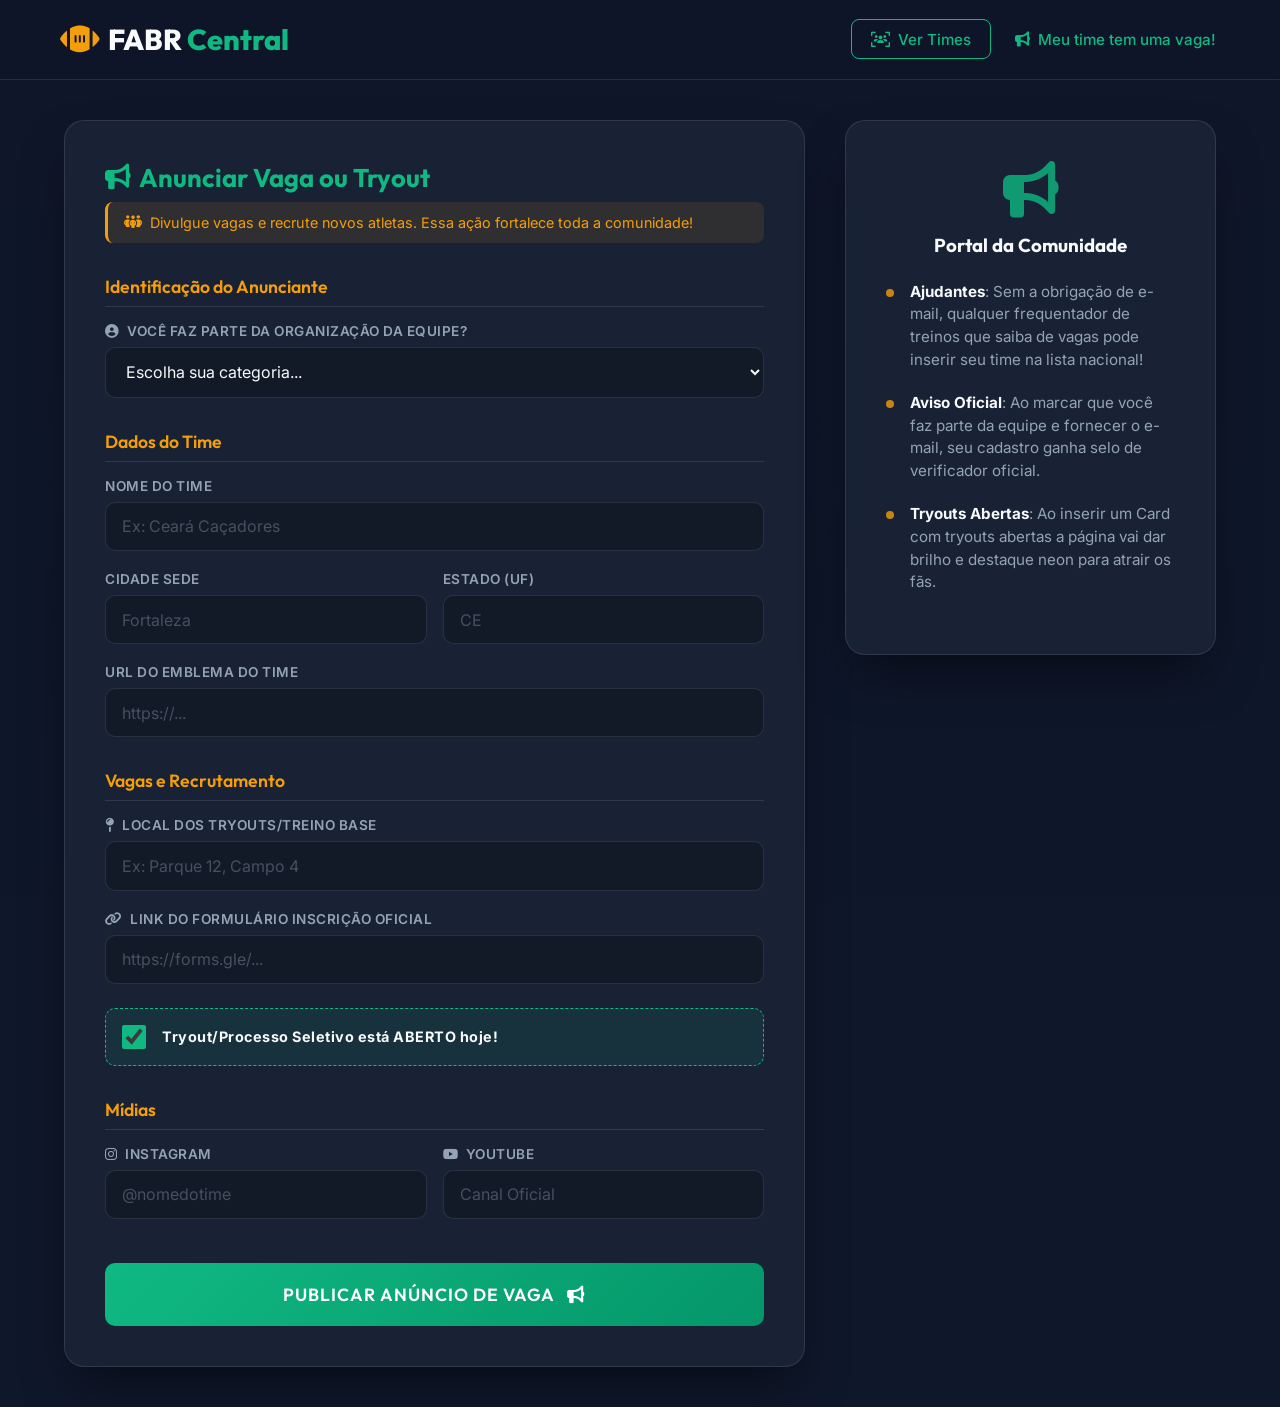
<file: cadastro.html>
<!DOCTYPE html>
<html lang="pt-BR">

<head>
    <meta charset="UTF-8">
    <meta name="viewport" content="width=device-width, initial-scale=1.0">
    <title>FA BR - Anunciar Vaga</title>
    <link rel="icon" type="image/svg+xml"
        href="data:image/svg+xml;charset=UTF-8,%3Csvg%20xmlns%3D%22http%3A%2F%2Fwww.w3.org%2F2000%2Fsvg%22%20viewBox%3D%220%200%20100%20100%22%3E%3Ctext%20y%3D%22.9em%22%20font-size%3D%2290%22%3E%F0%9F%8F%88%3C%2Ftext%3E%3C%2Fsvg%3E">
    <link rel="preconnect" href="https://fonts.googleapis.com">
    <link rel="preconnect" href="https://fonts.gstatic.com" crossorigin>
    <link
        href="https://fonts.googleapis.com/css2?family=Outfit:wght@300;400;600;800&family=Inter:wght@400;500;700&display=swap"
        rel="stylesheet">
    <link rel="stylesheet" href="https://cdnjs.cloudflare.com/ajax/libs/font-awesome/6.4.0/css/all.min.css">
    <link rel="stylesheet" href="styles.css">
</head>

<body>
    <div class="background-overlay"></div>

    <header class="glass-header">
        <div class="logo">
            <i class="fa-solid fa-football"></i>
            <h1>FABR <span>Central</span></h1>
        </div>

        <nav class="main-nav">
            <a href="index.html" class="nav-link outline-btn"><i class="fa-solid fa-users-viewfinder"></i> Ver Times</a>
            <a href="cadastro.html" class="nav-link active"><i class="fa-solid fa-bullhorn"></i> Meu time tem uma
                vaga!</a>
        </nav>
    </header>

    <main class="container split-container">

        <!-- Formulário de Anúncio -->
        <section class="registration-section glass-panel">
            <h2><i class="fa-solid fa-bullhorn"></i> Anunciar Vaga ou Tryout</h2>
            <p class="form-warning"><i class="fa-solid fa-people-group"></i> Divulgue vagas e recrute novos atletas.
                Essa ação fortalece toda a comunidade!</p>

            <div id="success-message" class="success-message hidden">
                <i class="fa-solid fa-check-circle success-icon"></i>
                <h3>Anúncio Recebido!</h3>
                <p>Muito obrigado pela contribuição! Seu anúncio passará por uma leve revisão e estará disponível
                    rapidamente na lista.</p>
                <button type="button" class="action-btn" onclick="window.location.href='index.html'">Acessar
                    Lista</button>
            </div>

            <form id="team-form">

                <div class="section-subtitle">Identificação do Anunciante</div>
                <div class="input-group">
                    <label for="reporter-type"><i class="fa-solid fa-circle-user"></i> Você faz parte da organização da
                        equipe?</label>
                    <select id="reporter-type" class="custom-select" required>
                        <option value="" disabled selected>Escolha sua categoria...</option>
                        <option value="comunidade">Apenas Fã / Membro da Comunidade</option>
                        <option value="organizacao">Sou Coach / Cargo Oficial da Equipe</option>
                    </select>
                </div>

                <div class="input-group hidden" id="org-email-group">
                    <label for="contact-email"><i class="fa-solid fa-envelope"></i> E-mail Oficial de Contato da
                        Equipe</label>
                    <input type="email" id="contact-email" placeholder="contato@seutime.com.br">
                </div>

                <div class="section-subtitle">Dados do Time</div>
                <div class="input-group">
                    <label for="team-name">Nome do Time</label>
                    <input type="text" id="team-name" placeholder="Ex: Ceará Caçadores" required>
                </div>

                <div class="input-row">
                    <div class="input-group">
                        <label for="team-city">Cidade Sede</label>
                        <input type="text" id="team-city" placeholder="Fortaleza" required>
                    </div>
                    <div class="input-group">
                        <label for="team-state">Estado (UF)</label>
                        <input type="text" id="team-state" placeholder="CE" maxlength="2" required>
                    </div>
                </div>

                <div class="input-group">
                    <label for="team-logo">URL do Emblema do Time</label>
                    <input type="url" id="team-logo" placeholder="https://..." required>
                </div>

                <div class="section-subtitle">Vagas e Recrutamento</div>
                <div class="input-group">
                    <label for="team-training"><i class="fa-solid fa-map-pin"></i> Local dos Tryouts/Treino Base</label>
                    <input type="text" id="team-training" placeholder="Ex: Parque 12, Campo 4" required>
                </div>
                <div class="input-group">
                    <label for="team-tryout"><i class="fa-solid fa-link"></i> Link do Formulário Inscrição
                        Oficial</label>
                    <input type="url" id="team-tryout" placeholder="https://forms.gle/..." required>
                </div>

                <div class="input-group checkbox-group">
                    <input type="checkbox" id="is-open-tryout" checked>
                    <label for="is-open-tryout"><strong>Tryout/Processo Seletivo está ABERTO hoje!</strong></label>
                </div>

                <div class="social-inputs">
                    <p class="section-subtitle">Mídias</p>
                    <div class="input-row">
                        <div class="input-group">
                            <label for="social-instagram"><i class="fa-brands fa-instagram"></i> Instagram</label>
                            <input type="text" id="social-instagram" placeholder="@nomedotime">
                        </div>
                        <div class="input-group">
                            <label for="social-youtube"><i class="fa-brands fa-youtube"></i> YouTube</label>
                            <input type="text" id="social-youtube" placeholder="Canal Oficial">
                        </div>
                    </div>
                </div>

                <button type="submit" class="submit-btn" id="submit-btn" style="margin-top: 1.5rem;">
                    <span>Publicar Anúncio de Vaga</span>
                    <i class="fa-solid fa-bullhorn"></i>
                </button>
            </form>
        </section>

        <!-- Seção Informativa Lateral -->
        <aside class="info-sidebar">
            <div class="glass-panel text-center">
                <i class="fa-solid fa-bullhorn display-icon"></i>
                <h3>Portal da Comunidade</h3>
                <ul class="steps-list">
                    <li><strong>Ajudantes</strong>: Sem a obrigação de e-mail, qualquer frequentador de treinos que
                        saiba de vagas pode inserir seu time na lista nacional!</li>
                    <li><strong>Aviso Oficial</strong>: Ao marcar que você faz parte da equipe e fornecer o e-mail, seu
                        cadastro ganha selo de verificador oficial.</li>
                    <li><strong>Tryouts Abertas</strong>: Ao inserir um Card com tryouts abertas a página vai dar brilho
                        e destaque neon para atrair os fãs.</li>
                </ul>
            </div>
        </aside>

    </main>

    <script src="script.js"></script>
</body>

</html>
</file>
<file: styles.css>
:root {
    --bg-dark: #0f172a; /* Midnight Blue */
    --panel-bg: rgba(30, 41, 59, 0.7);
    --panel-border: rgba(255, 255, 255, 0.1);
    
    --primary: #10b981; /* Emerald Green */
    --primary-hover: #059669;
    --accent: #f59e0b; /* Orange */
    --accent-hover: #d97706;
    
    --text-main: #f8fafc;
    --text-muted: #94a3b8;
    
    --font-heading: 'Outfit', sans-serif;
    --font-body: 'Inter', sans-serif;
}

* { margin: 0; padding: 0; box-sizing: border-box; }

body {
    font-family: var(--font-body);
    background-color: var(--bg-dark);
    color: var(--text-main);
    min-height: 100vh;
    position: relative;
    overflow-x: hidden;
}

.background-overlay {
    position: fixed;
    top: 0; left: 0; right: 0; bottom: 0;
    background-image: 
        linear-gradient(rgba(15, 23, 42, 0.92), rgba(15, 23, 42, 0.98)),
        url('https://images.unsplash.com/photo-1598460596956-f6d34e9e51c8?q=80&w=2000&auto=format&fit=crop');
    background-size: cover;
    background-position: center;
    background-attachment: fixed;
    z-index: -1;
}

/* Header & Nav */
.glass-header {
    background: rgba(15, 23, 42, 0.6);
    backdrop-filter: blur(12px);
    -webkit-backdrop-filter: blur(12px);
    border-bottom: 1px solid var(--panel-border);
    padding: 1.2rem 5%;
    display: flex;
    justify-content: space-between;
    align-items: center;
    position: sticky;
    top: 0;
    z-index: 10;
}

.logo { display: flex; align-items: center; gap: 0.75rem; }
.logo i { color: var(--accent); font-size: 2rem; transform: rotate(45deg); }
.logo h1 { font-family: var(--font-heading); font-size: 1.8rem; font-weight: 800; }
.logo h1 span { color: var(--primary); }

.main-nav {
    display: flex;
    gap: 1.5rem;
    align-items: center;
}

.nav-link {
    text-decoration: none;
    color: var(--text-muted);
    font-weight: 500;
    font-size: 0.95rem;
    transition: all 0.3s ease;
    display: flex;
    align-items: center;
    gap: 0.5rem;
}

.nav-link:hover { color: var(--primary); }
.nav-link.active { color: var(--primary); }

.outline-btn {
    border: 1px solid var(--primary);
    padding: 0.6rem 1.2rem;
    border-radius: 8px;
    color: var(--primary);
}
.outline-btn:hover {
    background: var(--primary);
    color: #fff;
}

/* Layout Container */
.container {
    padding: 2.5rem 5%;
    max-width: 1400px;
    margin: 0 auto;
}

.full-width { width: 100%; }

.split-container {
    display: grid;
    grid-template-columns: 2fr 1fr;
    gap: 2.5rem;
    align-items: start;
}

/* Glass Panels */
.glass-panel {
    background: var(--panel-bg);
    border: 1px solid var(--panel-border);
    border-radius: 20px;
    backdrop-filter: blur(16px);
    padding: 2.5rem 2.5rem;
    box-shadow: 0 25px 50px -12px rgba(0, 0, 0, 0.5);
}

.text-center { text-align: center; }

h2 {
    font-family: var(--font-heading);
    margin-bottom: 0.5rem;
    font-size: 1.6rem;
    display: flex;
    align-items: center;
    gap: 0.5rem;
    color: var(--primary);
}

.form-warning {
    color: var(--accent);
    font-size: 0.9rem;
    margin-bottom: 2rem;
    display: flex;
    align-items: center;
    gap: 0.5rem;
    background: rgba(245, 158, 11, 0.1);
    padding: 0.75rem 1rem;
    border-radius: 8px;
    border-left: 3px solid var(--accent);
}

/* Form Styles */
.input-group { margin-bottom: 1.25rem; }
.input-row { display: grid; grid-template-columns: 1fr 1fr; gap: 1rem; }

label {
    display: block; font-size: 0.85rem; font-weight: 600;
    color: var(--text-muted); margin-bottom: 0.5rem;
    letter-spacing: 0.5px; text-transform: uppercase;
}
label i { margin-right: 0.25rem; }

input, select.custom-select {
    width: 100%; background: rgba(0, 0, 0, 0.25);
    border: 1px solid var(--panel-border); color: var(--text-main);
    padding: 0.85rem 1rem; border-radius: 10px;
    font-family: var(--font-body); font-size: 1rem; transition: all 0.3s ease;
}
input:focus, select.custom-select:focus {
    outline: none; border-color: var(--primary); background: rgba(0, 0, 0, 0.4);
    box-shadow: 0 0 0 3px rgba(16, 185, 129, 0.2);
}
input::placeholder { color: rgba(148, 163, 184, 0.4); }
select.custom-select { cursor: pointer; }
select.custom-select option { background: var(--bg-dark); color: var(--text-main); }

/* Custom Checkbox */
.checkbox-group {
    display: flex;
    align-items: center;
    gap: 1rem;
    background: rgba(16, 185, 129, 0.1);
    padding: 1rem;
    border-radius: 10px;
    border: 1px dashed var(--primary);
    margin: 1.5rem 0;
}
.checkbox-group input[type="checkbox"] {
    width: 24px;
    height: 24px;
    cursor: pointer;
    accent-color: var(--primary);
}
.checkbox-group label {
    margin: 0;
    font-size: 0.9rem;
    color: var(--text-main);
    text-transform: none;
    line-height: 1.4;
}

.section-subtitle {
    font-family: var(--font-heading); font-weight: 600; margin: 2rem 0 1rem;
    border-bottom: 1px solid var(--panel-border); padding-bottom: 0.5rem;
    font-size: 1.1rem; color: var(--accent);
}

.action-btn {
    background: var(--primary);
    color: white; border: none; padding: 0.85rem 1.5rem; border-radius: 8px;
    font-family: var(--font-heading); font-weight: 600; cursor: pointer;
    display: inline-flex; justify-content: center; align-items: center; gap: 0.5rem;
    transition: all 0.3s ease;
}
.action-btn:hover { background: var(--primary-hover); transform: translateY(-2px); }

.submit-btn { width: 100%; background: linear-gradient(135deg, var(--primary), var(--primary-hover)); color: white; border: none; padding: 1.25rem; border-radius: 10px; font-family: var(--font-heading); font-weight: 600; font-size: 1.1rem; cursor: pointer; display: flex; justify-content: center; align-items: center; gap: 0.75rem; transition: all 0.3s ease; text-transform: uppercase; letter-spacing: 1px; }
.submit-btn:hover { transform: translateY(-3px); box-shadow: 0 10px 25px -10px var(--primary); }

/* Success Message */
.success-message { text-align: center; padding: 2rem 1rem; animation: fadeIn 0.5s ease; }
.success-icon { font-size: 4rem; color: var(--primary); margin-bottom: 1.5rem; }
.success-message h3 { font-size: 2rem; font-family: var(--font-heading); margin-bottom: 1rem; }
.success-message p { color: var(--text-muted); line-height: 1.6; margin-bottom: 2rem; }
.hidden { display: none !important; }

/* Dashboard Viewer */
.teams-section { display: flex; flex-direction: column; gap: 1.5rem; }
.section-header { display: flex; justify-content: space-between; align-items: center; margin-bottom: 1rem; border-bottom: 1px solid var(--panel-border); padding-bottom: 1rem;}
.section-header h2 { font-size: 2rem; font-weight: 700; color: var(--text-main); }
.search-bar { position: relative; width: 350px; }
.search-bar i { position: absolute; left: 1rem; top: 50%; transform: translateY(-50%); color: var(--text-muted); }
.search-bar input { padding-left: 2.75rem; border-radius: 20px; background: var(--panel-bg); border-color: var(--panel-border); backdrop-filter: blur(16px); }

/* Sidebar */
.display-icon { font-size: 3.5rem; color: var(--primary); opacity: 0.8; margin-bottom: 1rem; }
.info-sidebar h3 { font-family: var(--font-heading); margin-bottom: 1.5rem; color: var(--text-main); }
.steps-list { list-style: none; text-align: left; }
.steps-list li { margin-bottom: 1.25rem; color: var(--text-muted); font-size: 0.95rem; line-height: 1.5; padding-left: 1.5rem; position: relative; }
.steps-list li::before { content: ''; position: absolute; left: 0; top: 0.5rem; width: 8px; height: 8px; background: var(--accent); border-radius: 50%; opacity: 0.8; }
.steps-list strong { color: var(--text-main); }

/* Grid e Cards */
.teams-grid { display: grid; grid-template-columns: repeat(auto-fill, minmax(300px, 1fr)); gap: 2rem; }
.team-card { background: var(--panel-bg); border: 1px solid var(--panel-border); border-radius: 16px; padding: 2.5rem 1.5rem 2rem; display: flex; flex-direction: column; align-items: center; text-align: center; transition: all 0.4s cubic-bezier(0.175, 0.885, 0.32, 1.275); backdrop-filter: blur(10px); position: relative; overflow: hidden; min-height: 280px; }
.team-card::before { content: ''; position: absolute; top: 0; left: 0; width: 100%; height: 5px; background: linear-gradient(90deg, var(--primary), var(--accent)); opacity: 0; transition: opacity 0.3s ease; }
.team-card:hover { transform: translateY(-10px); box-shadow: 0 20px 40px -15px rgba(0, 0, 0, 0.6); border-color: rgba(255, 255, 255, 0.2); }
.team-card:hover::before { opacity: 1; }

.card-highlight { border-color: rgba(16, 185, 129, 0.4); box-shadow: 0 10px 30px -10px rgba(16, 185, 129, 0.1); }
.badge { position: absolute; top: 0; left: 0; width: 100%; text-align: center; padding: 0.4rem; font-size: 0.8rem; font-family: var(--font-heading); font-weight: 700; text-transform: uppercase; letter-spacing: 1px; }
.badge-open { background: linear-gradient(90deg, #10b981, #059669); color: white; }
.badge-closed { background: rgba(255, 255, 255, 0.1); color: var(--text-muted); }

.team-logo { width: 110px; height: 110px; border-radius: 50%; object-fit: cover; margin-bottom: 1.25rem; background: white; padding: 5px; box-shadow: 0 10px 20px rgba(0,0,0,0.3); }
.team-info h3 { font-family: var(--font-heading); font-size: 1.5rem; margin-bottom: 0.35rem; }
.team-info p.location { color: var(--text-muted); font-size: 0.95rem; display: flex; align-items: center; justify-content: center; gap: 0.35rem; margin-bottom: 0.25rem; }
.training-loc { font-size: 0.85rem; color: var(--accent); margin-bottom: 1.25rem; display: flex; align-items: center; justify-content: center; gap: 0.4rem; }

.card-actions { width: 100%; margin-top: 0.5rem; }
.btn-tryout { width: 100%; display: block; background: var(--primary); color: white; padding: 0.75rem; border-radius: 8px; font-weight: 600; text-decoration: none; transition: 0.3s; font-family: var(--font-heading); text-transform: uppercase; font-size: 0.95rem; }
.btn-tryout i { margin-right: 0.5rem; }
.btn-tryout:hover { background: var(--primary-hover); transform: translateY(-2px); box-shadow: 0 5px 15px -5px var(--primary); }
.glow-btn { box-shadow: 0 0 15px rgba(16, 185, 129, 0.3); animation: pulse 2s infinite; }
@keyframes pulse { 0% { transform: scale(1); } 50% { transform: scale(1.03); } 100% { transform: scale(1); } }

.social-links { display: flex; gap: 1rem; margin-top: auto; padding-top: 1.5rem; border-top: 1px solid rgba(255, 255, 255, 0.05); width: 100%; justify-content: center; }
.social-links a { color: var(--text-muted); font-size: 1.25rem; transition: all 0.3s ease; }
.social-links a.social-instagram:hover { color: #e1306c; transform: scale(1.15) translateY(-2px); }
.social-links a.social-youtube:hover { color: #ff0000; transform: scale(1.15) translateY(-2px); }

@keyframes fadeIn { from { opacity: 0; transform: translateY(10px); } to { opacity: 1; transform: translateY(0); } }
.team-card { animation: fadeIn 0.5s ease backwards; }

@media (max-width: 992px) {
    .split-container { grid-template-columns: 1fr; }
    .info-sidebar { display: none; }
}
@media (max-width: 600px) {
    .glass-header { flex-direction: column; gap: 1rem; text-align: center; }
    .input-row { grid-template-columns: 1fr; }
    .section-header { flex-direction: column; align-items: flex-start; gap: 1rem; }
    .search-bar { width: 100%; }
}
</file>
